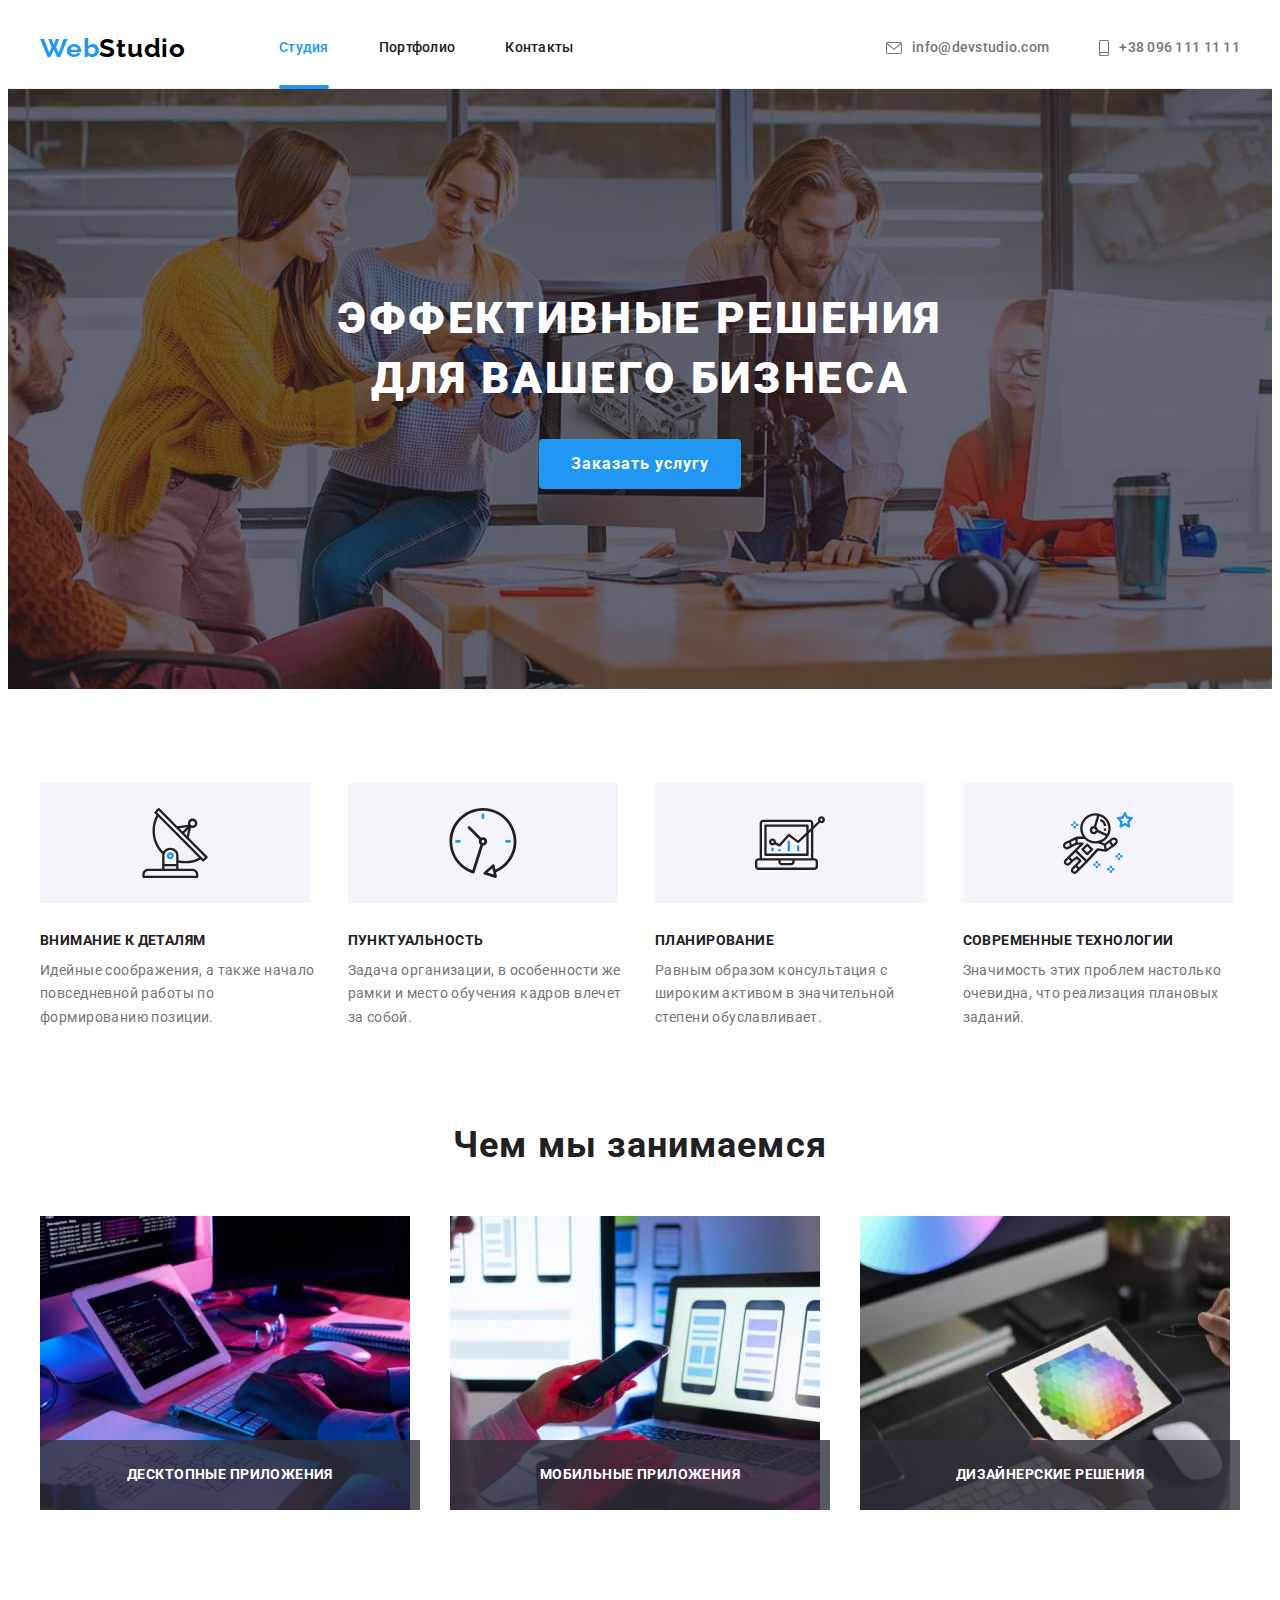
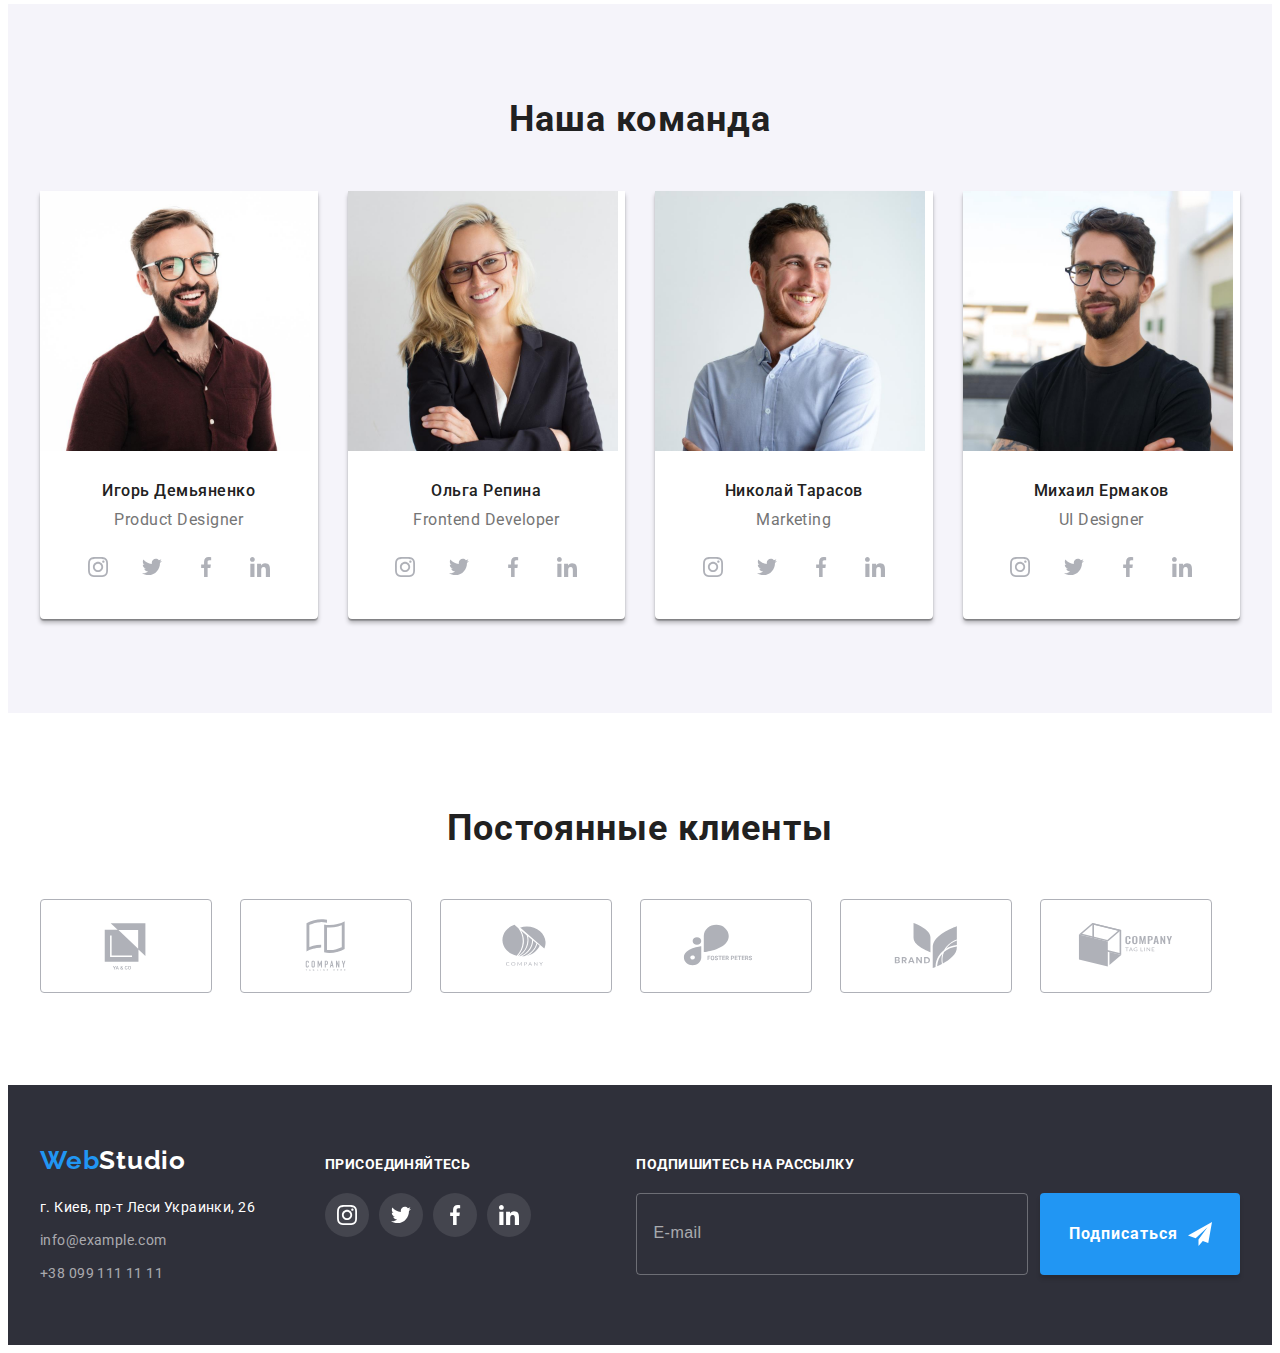
<file: index.html>
<!DOCTYPE html>
<html lang="ru">
<head>
    <meta charset="UTF-8">
    <meta http-equiv="X-UA-Compatible" content="IE=edge">
    <meta name="viewport" content="width=device-width, initial-scale=1.0">
    <title>Студия</title>
    <link rel="preconnect" href="https://fonts.googleapis.com">
    <link rel="preconnect" href="https://fonts.gstatic.com" crossorigin>
    <link href="https://fonts.googleapis.com/css2?family=Raleway:wght@700&family=Roboto:wght@400;500;700;900&display=swap"
        rel="stylesheet">
    <link rel="stylesheet" href="https://cdnjs.cloudflare.com/ajax/libs/modern-normalize/1.1.0/modern-normalize.min.css"
        integrity="sha512-wpPYUAdjBVSE4KJnH1VR1HeZfpl1ub8YT/NKx4PuQ5NmX2tKuGu6U/JRp5y+Y8XG2tV+wKQpNHVUX03MfMFn9Q=="
        crossorigin="anonymous" referrerpolicy="no-referrer" />
    <link rel="stylesheet" href="./css/main.min.css">    
</head>
<body>
    <header class="header"> 
        <div class="container header-container">
        <nav class="header-navigation">
        <a href="" class="header-logo link">Web<span class="header-logo second link">Studio</span></a>
        <ul class="header-list list">
            <li class="header-item"><a class="header-link link current" href="">Студия</a></li>
            <li class="header-item"><a class="header-link link" href="./portfolio.html">Портфолио</a></li>
            <li class="header-item"><a class="header-link link" href="">Контакты</a></li>
        </ul>
        </nav>
        <ul class="header-second-list list">
            <li class="header-second-item">
                <a class="header-contacts-link link" href="mailto:info@devstudio.com">
                    <svg class="contacts-icon" width=16 height=12>
                        <use href="./images/sprite.svg#icon-envelope"></use>
                    </svg>
                    info@devstudio.com</a>
            </li>
            <li class="header-second-item">
                <a class="header-contacts-link link" href="tel:+380961111111">
                    <svg class="contacts-icon" width=10 height=16>
                        <use href="./images/sprite.svg#icon-smartphone"></use>
                    </svg> 
                    +38 096 111 11 11</a>
            </li>
        </ul>
        </div>
    </header>
    <main>
    <section class="hero">
        <div class="container hero__container">
        <h1 class="hero__title">Эффективные решения для вашего бизнеса</h1>
        <button type="button" class="hero__btn btn" data-modal-open>Заказать услугу</button>
        </div>
    </section>
    <section class="benefits section">
        <h2 class="visually-hidden">Преимущества</h2>
        <div class="container benefits__container">
        <ul class="benefits-list list">
            <li class="benefits-list__item">
                <div class="benefits-list__thumb">
                    <svg class="benefits-list__icon"> 
                        <use href="./images/sprite.svg#icon-antenna"></use>
                    </svg>
                </div>
                <h3 class="benefits-list__title">Внимание к деталям</h3>
                <p class="benefits-list__text">Идейные соображения, а также начало повседневной работы по формированию позиции.</p>
            </li>
            <li class="benefits-list__item">
                <div class="benefits-list__thumb">
                    <svg class="benefits-list__icon">
                        <use href="./images/sprite.svg#icon-clock"></use>
                    </svg>
                </div>
                <h3 class="benefits-list__title">Пунктуальность</h3>
                <p class="benefits-list__text">Задача организации, в особенности же рамки и место обучения кадров влечет за собой.</p>
            </li>
            <li class="benefits-list__item">
                <div class="benefits-list__thumb">
                    <svg class="benefits-list__icon">
                        <use href="./images/sprite.svg#icon-diagram"></use>
                    </svg>
                </div>
                <h3 class="benefits-list__title">Планирование</h3>
                <p class="benefits-list__text">Равным образом консультация с широким активом в значительной степени обуславливает.</p>
            </li>
            <li class="benefits-list__item">
                <div class="benefits-list__thumb">
                    <svg class="benefits-list__icon">
                        <use href="./images/sprite.svg#icon-astronaut"></use>
                    </svg>
                </div>
                <h3 class="benefits-list__title">Современные технологии</h3>
                <p class="benefits-list__text">Значимость этих проблем настолько очевидна, что реализация плановых заданий.</p>
            </li>
        </ul>
        </div>
    </section>
    <section class="works section">
        <div class="container works__container">
        <h2 class="title">Чем мы занимаемся</h2>
        <ul class="works-list list">
            <li class="works-list__item"><img src="./images/box1.jpg" alt="Рабочий стол" width="370" height="294">
                <div class="works-list__wrapper">
                    <p class="works-list__title">Десктопные приложения</p>
                </div>
            </li>
            <li class="works-list__item"><img src="./images/box2.jpg" alt="Экраны телефонов" width="370" height="294">
                <div class="works-list__wrapper">
                    <p class="works-list__title">Мобильные приложения</p>
                </div>
            </li>
            <li class="works-list__item"><img src="./images/box3.jpg" alt="Экран планшета" width="370" height="294">
                <div class="works-list__wrapper">
                    <p class="works-list__title">Дизайнерские решения</p>
                </div>
            </li>
        </ul>
        </div>
    </section>
    <section class="team section">
        <div class="container team__container">
            <h2 class="title">Наша команда</h2>
            <ul class="team-list list">
                <li class="team-list__item">
                    <img src="./images/man1.jpg" alt="Игорь" width="270" height="260">
                    <div class="team-list__bottom">
                    <h3 class="team-list__title">Игорь Демьяненко</h3>
                    <p class="team-list__text" lang="en">Product Designer</p>
                    <ul class="team-list__item-list social-list list">
                        <li class="social-list__item">
                            <a href="" class="social-list__link" >
                                <svg class="social-list__icon">
                                    <use href="./images/sprite.svg#icon-instagram"></use>
                                </svg>
                            </a>
                        </li>
                        <li class="social-list__item">
                            <a href="" class="social-list__link">
                                <svg class="social-list__icon">
                                <use href="./images/sprite.svg#icon-twitter"></use>
                            </svg>
                        </a>
                        </li>
                        <li class="social-list__item">
                            <a href="" class="social-list__link">
                                <svg class="social-list__icon">
                                <use href="./images/sprite.svg#icon-facebook"></use>
                            </svg>
                        </a>
                        </li>
                        <li class="social-list__item">
                            <a href="" class="social-list__link">
                                <svg class="social-list__icon">
                                <use href="./images/sprite.svg#icon-linkedin"></use>
                            </svg>
                        </a>
                        </li>
                    </ul>
                    </div>
                    
                </li>
                <li class="team-list__item">
                    <img src="./images/man2.jpg" alt="Ольа" width="270" height="260">
                    <div class="team-list__bottom">
                    <h3 class="team-list__title">Ольга Репина</h3>
                    <p class="team-list__text" lang="en">Frontend Developer</p>
                    <ul class="team-social-list social-list list">
                        <li class="social-list__item">
                            <a href="" class="social-list__link">
                                <svg class="social-list__icon">
                                    <use href="./images/sprite.svg#icon-instagram"></use>
                                </svg>
                            </a>
                    
                        </li>
                        <li class="social-list__item">
                            <a href="" class="social-list__link">
                                <svg class="social-list__icon">
                                    <use href="./images/sprite.svg#icon-twitter"></use>
                                </svg>
                            </a>
                        </li>
                        <li class="social-list__item">
                            <a href="" class="social-list__link">
                                <svg class="social-list__icon">
                                    <use href="./images/sprite.svg#icon-facebook"></use>
                                </svg>
                            </a>
                        </li>
                        <li class="social-list__item">
                            <a href="" class="social-list__link">
                                <svg class="social-list__icon">
                                    <use href="./images/sprite.svg#icon-linkedin"></use>
                                </svg>
                            </a>
                        </li>
                    </ul>
                    </div>
                </li>
                <li class="team-list__item">
                    <img src="./images/man3.jpg" alt="Николай" width="270" height="260">
                    <div class="team-list__bottom">
                    <h3 class="team-list__title">Николай Тарасов</h3>
                    <p class="team-list__text" lang="en">Marketing</p>
                    <ul class="team-social-list social-list list">
                        <li class="social-list__item">
                            <a href="" class="social-list__link">
                                <svg class="social-list__icon">
                                    <use href="./images/sprite.svg#icon-instagram"></use>
                                </svg>
                            </a>
                    
                        </li>
                        <li class="social-list__item">
                            <a href="" class="social-list__link">
                                <svg class="social-list__icon">
                                    <use href="./images/sprite.svg#icon-twitter"></use>
                                </svg>
                            </a>
                        </li>
                        <li class="social-list__item">
                            <a href="" class="social-list__link">
                                <svg class="social-list__icon">
                                    <use href="./images/sprite.svg#icon-facebook"></use>
                                </svg>
                            </a>
                        </li>
                        <li class="social-list__item">
                            <a href="" class="social-list__link">
                                <svg class="social-list__icon">
                                    <use href="./images/sprite.svg#icon-linkedin"></use>
                                </svg>
                            </a>
                        </li>
                    </ul>
                    </div>
                </li>
                <li class="team-list__item">
                    <img src="./images/man4.jpg" alt="Михаил" width="270" height="260">
                    <div class="team-list__bottom">
                    <h3 class="team-list__title">Михаил Ермаков</h3>
                    <p class="team-list__text" lang="en">UI Designer</p>
                    <ul class="team-social-list social-list list">
                        <li class="social-list__item">
                            <a href="" class="social-list__link">
                                <svg class="social-list__icon">
                                    <use href="./images/sprite.svg#icon-instagram"></use>
                                </svg>
                            </a>
                    
                        </li>
                        <li class="social-list__item">
                            <a href="" class="social-list__link">
                                <svg class="social-list__icon">
                                    <use href="./images/sprite.svg#icon-twitter"></use>
                                </svg>
                            </a>
                        </li>
                        <li class="social-list__item">
                            <a href="" class="social-list__link">
                                <svg class="social-list__icon">
                                    <use href="./images/sprite.svg#icon-facebook"></use>
                                </svg>
                            </a>
                        </li>
                        <li class="social-list__item">
                            <a href="" class="social-list__link">
                                <svg class="social-list__icon">
                                    <use href="./images/sprite.svg#icon-linkedin"></use>
                                </svg>
                            </a>
                        </li>
                    </ul>
                    </div>
                </li>
            </ul>
        </div>
        </section>
    <section class="clients section">
            <div class="container clients__container">
                <h2 class="title">Постоянные клиенты</h2>
                <ul class="clients-list list">
                    <li class="clients-list__item">
                        <a href="" class="clients-list__link">
                        <svg class="clients-list__icon">
                            <use href="./images/sprite.svg#icon-Logo"></use>
                        </svg>   
                        </a>
                    </li>
                    <li class="clients-list__item">
                        <a href="" class="clients-list__link">
                            <svg class="clients-list__icon">
                                <use href="./images/sprite.svg#icon-Logo-1"></use>
                            </svg>
                        </a>
                    </li>
                    <li class="clients-list__item">
                        <a href="" class="clients-list__link">
                            <svg class="clients-list__icon">
                                <use href="./images/sprite.svg#icon-Logo-2"></use>
                            </svg>
                        </a>
                    </li>
                    <li class="clients-list__item">
                        <a href="" class="clients-list__link">
                            <svg class="clients-list__icon">
                                <use href="./images/sprite.svg#icon-Logo-3"></use>
                            </svg>
                        </a>
                    </li>
                    <li class="clients-list__item">
                        <a href="" class="clients-list__link">
                            <svg class="clients-list__icon">
                                <use href="./images/sprite.svg#icon-Logo-4"></use>
                            </svg>
                        </a>
                    </li>
                    <li class="clients-list__item">
                        <a href="" class="clients-list__link">
                            <svg class="clients-list__icon">
                                <use href="./images/sprite.svg#icon-Logo-5"></use>
                            </svg>
                        </a>
                    </li>
                </ul>
            </div>
    </section>
    </main>
    <footer class="footer">
        <div class="container footer-container">
            <div class="footer-contacts">
        <a href="" class="footer-logo link">Web<span class="footer-logo second-part link">Studio</span> </a>
        <address class="footer-adress">
            <p class="footer-adress-text">г. Киев, пр-т Леси Украинки, 26</p>
            <ul class="footer-list list">
                <li>
                    <a class="footer-contacts-link link" href="mailto:info@example.com">info@example.com</a>
                </li>
                <li>    
                    <a class="footer-contacts-link link" href="tel:+380991111111">+38 099 111 11 11</a>
                </li>
            </ul>
        </address>
        </div>
        <div class="footer-right">
            <p class="footer-title">присоединяйтесь</p>
            <ul class="footer-social-list list">
                <li class="footer-social-item">
                    <a href="" class="footer-social-link">
                        <svg class="footer-social-icon">
                            <use href="./images/sprite.svg#icon-instagram"></use>
                        </svg>
                    </a>
                
                </li>
                <li class="footer-social-item">
                    <a href="" class="footer-social-link">
                        <svg class="footer-social-icon">
                            <use href="./images/sprite.svg#icon-twitter"></use>
                        </svg>
                    </a>
                </li>
                <li class="footer-social-item">
                    <a href="" class="footer-social-link">
                        <svg class="footer-social-icon">
                            <use href="./images/sprite.svg#icon-facebook"></use>
                        </svg>
                    </a>
                </li>
                <li class="footer-social-item">
                    <a href="" class="footer-social-link">
                        <svg class="footer-social-icon">
                            <use href="./images/sprite.svg#icon-linkedin"></use>
                        </svg>
                    </a>
                </li>
            </ul>
        </div>
        <form action="#" class="footer-form">
            <strong class="footer-form-title">Подпишитесь на рассылку</strong>
            <div class="footer-input-wrapper">
            <input type="email" name="footer-email"  placeholder="E-mail" class="footer-email">
            <button type="submit" class="btn footer-btn">Подписаться
                <svg class="footer-btn-icon" width="24" height="24">
                    <use href="./images/sprite.svg#icon-icon-send"></use>
                </svg>
            </button>
            </div>
        </form>
        </div>
    </footer>
    <div class="backdrop is-hidden" data-modal>
        <div class="modal">
            <button type="button" class="close-btn" data-modal-close>
                <svg class=button-icon>
                    <use href="./images/sprite.svg#icon-Vector"></use>
                </svg>
            </button>
            <p class="modal-title">Оставьте свои данные, мы вам перезвоним</p>
            <form action="#" class="modal-form">
                <div class="modal-field">
                    <label for="user-name" class="input-label">Имя</label>
                    <span class="input-wrapper">
                    <input type="text" name="user-name" id="user-name" class="modal-input">
                    <svg class="input-icon" width="18" height="18">
                        <use href="./images/sprite.svg#icon-person-black"></use>
                    </svg>
                    </span>
                </div>
                <div class="modal-field">
                    <label for="user-tel" class="input-label">Телефон</label>
                    <span class="input-wrapper">
                    <input type="tel" name="user-tel" id="user-tel" class="modal-input">
                    <svg class="input-icon" width="18" height="18">
                        <use href="./images/sprite.svg#icon-phone-black"></use>
                    </svg>
                    </span>
                </div>
                <div class="modal-field">
                    <label for="user-email" class="input-label">Почта</label>
                    <span class="input-wrapper">
                    <input type="email" name="user-email" id="user-email" class="modal-input">
                    <svg class="input-icon" width="18" height="18">
                        <use href="./images/sprite.svg#icon-email-black"></use>
                    </svg>
                    </span>
                </div>
                <div class="modal-text">
                    <label for="user-text" class="input-label">Комментарий</label>
                    <textarea name="user-text" id="user-text" class="modal-textarea" placeholder="Введите текст"></textarea>
                </div>
                <input type="checkbox" id="modal-checkbox" class="modal-checkbox visually-hidden">
                <label for="modal-checkbox" class="check-text">
                    <span >
                        <svg class="check-icon" width="11" height="8">
                            <use href="./images/sprite.svg#icon-check"></use>
                        </svg>
                    </span> 
                    Соглашаюсь с рассылкой и принимаю <a href="" class="check-link">Условия договора</a></label>
                <button type="submit" class="btn modal-btn">Отправить</button>
            </form>
        </div>
    </div>
<script src="./js/modal.js"></script>  
</body>
</html>
</file>
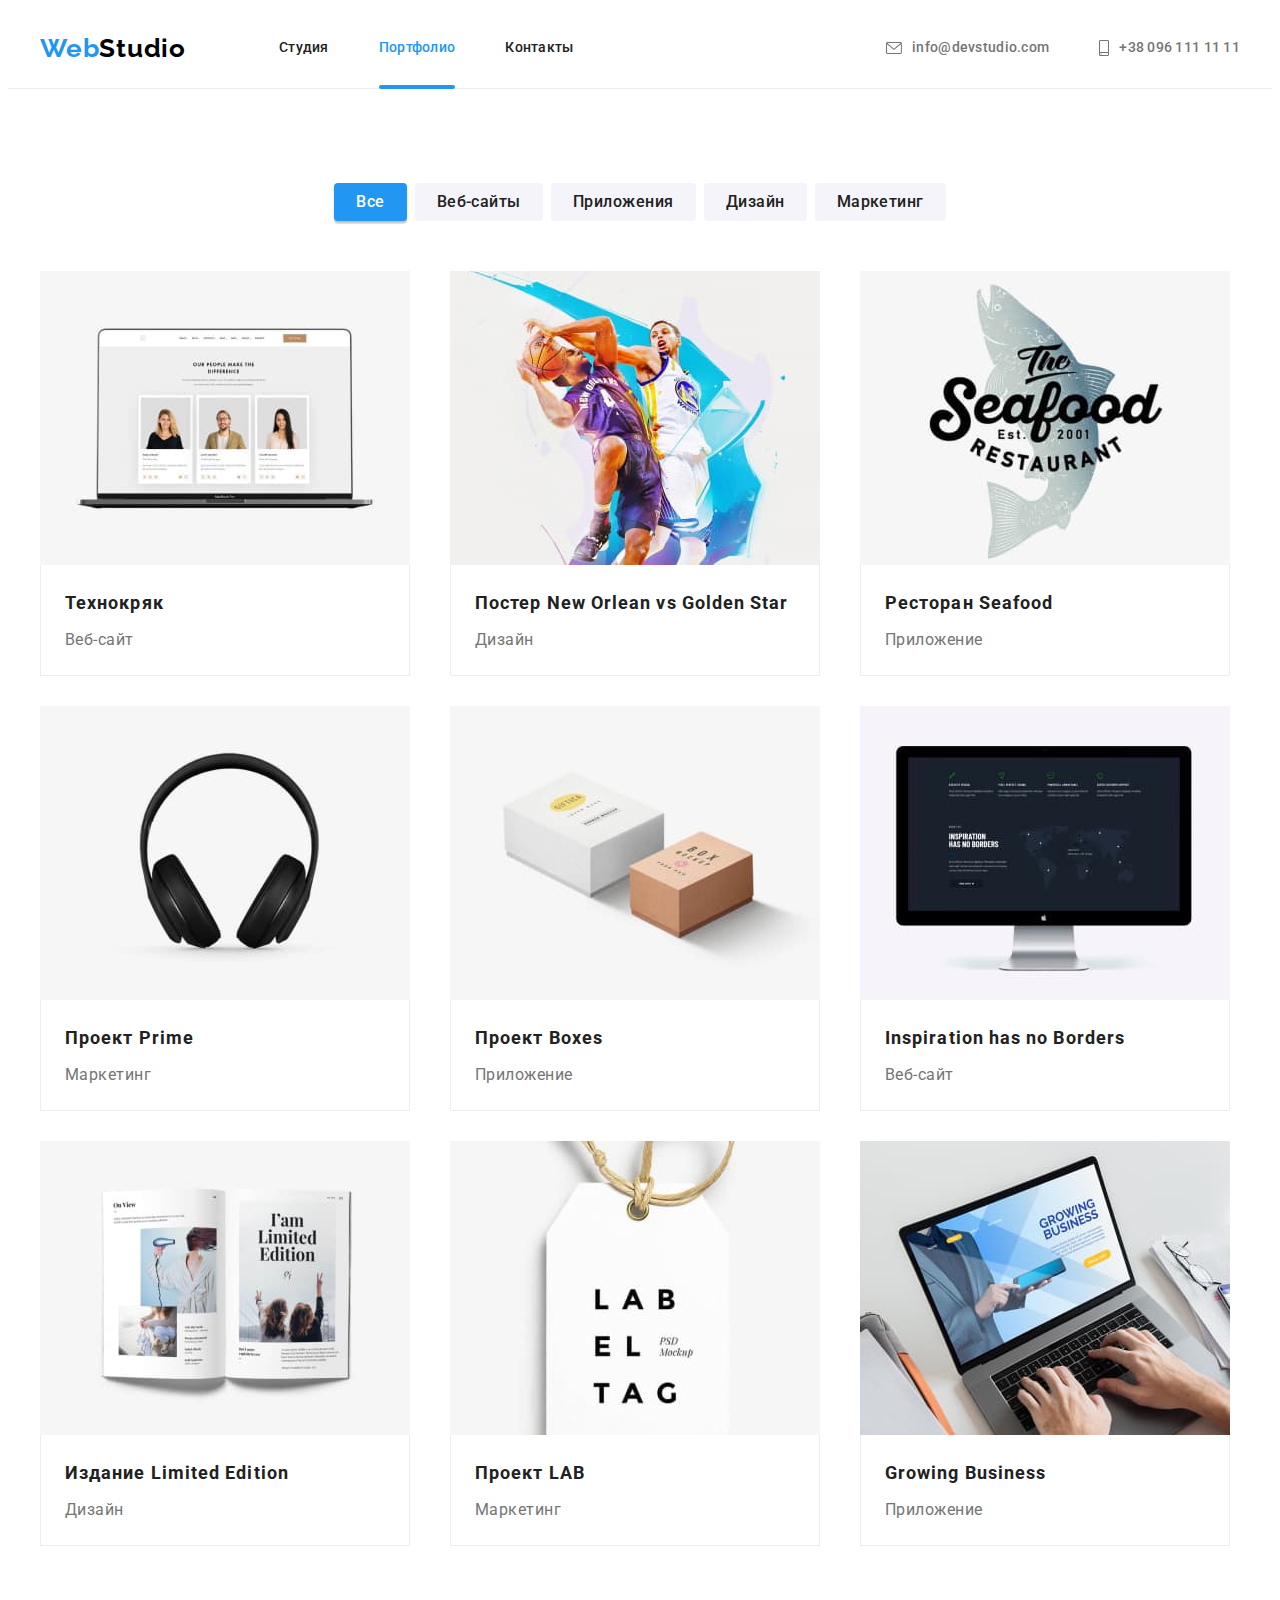
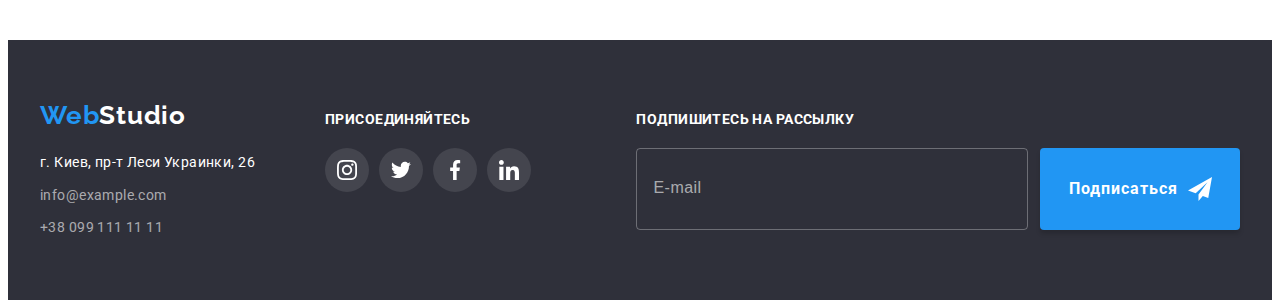
<file: portfolio.html>
<!DOCTYPE html>
<html lang="ru">
<head>
    <meta charset="UTF-8">
    <meta http-equiv="X-UA-Compatible" content="IE=edge">
    <meta name="viewport" content="width=device-width, initial-scale=1.0">
    <title>Портфолио</title>
    <link rel="preconnect" href="https://fonts.googleapis.com">
    <link rel="preconnect" href="https://fonts.gstatic.com" crossorigin>
    <link href="https://fonts.googleapis.com/css2?family=Raleway:wght@700&family=Roboto:wght@400;500;700;900&display=swap"
        rel="stylesheet">
    <link rel="stylesheet" href="https://cdnjs.cloudflare.com/ajax/libs/modern-normalize/1.1.0/modern-normalize.min.css"
        integrity="sha512-wpPYUAdjBVSE4KJnH1VR1HeZfpl1ub8YT/NKx4PuQ5NmX2tKuGu6U/JRp5y+Y8XG2tV+wKQpNHVUX03MfMFn9Q=="
        crossorigin="anonymous" referrerpolicy="no-referrer" />
    <link rel="stylesheet" href="./css/main.min.css">
</head>
<body>
    <header class="header">
        <div class="container header-container">
            <nav class="header-navigation">
                <a href="" class="header-logo link">Web<span class="header-logo second link">Studio</span></a>
            <ul class="header-list list">
                <li class="header-item"><a class="header-link link " href="./index.html">Студия</a></li>
                <li class="header-item"><a class="header-link link current" href="./portfolio.html">Портфолио</a></li>
                <li class="header-item"><a class="header-link link" href="">Контакты</a></li>
            </ul>
            </nav>
            <ul class="header-second-list list">
                <li class="header-second-item">
                    <a class="header-contacts-link link" href="mailto:info@devstudio.com">
                        <svg class="contacts-icon" width=16 height=12>
                            <use href="./images/sprite.svg#icon-envelope"></use>
                        </svg>
                        info@devstudio.com</a>
                </li>
                <li class="header-second-item">
                    <a class="header-contacts-link link" href="tel:+380961111111">
                        <svg class="contacts-icon" width=10 height=16>
                            <use href="./images/sprite.svg#icon-smartphone"></use>
                        </svg>
                        +38 096 111 11 11</a>
                </li>
            </ul>
        </div>
    </header>
    <main>
        <section class="main section">
            <div class="container main-container">
            <h1 class="visually-hidden ">Герой</h1>
            <ul class="main-list list">
                <li class="main-item"><button class="btn active-button" type="button">Все</button></li>
                <li class="main-item"><button class="btn" type="button">Веб-сайты</button></li>
                <li class="main-item"><button class="btn" type="button">Приложения</button></li>
                <li class="main-item"><button class="btn" type="button">Дизайн</button></li>
                <li class="main-item"><button class="btn" type="button">Маркетинг</button></li>
            </ul>
            <ul class="main-list-secondary list">
                <li class="main-item-secondary">
                <a href="" class="link main-link">
                    <div class="main-top-wrapper">
                    <img src="./images/port1.jpg" alt="Технокряк" width="370" height="294">
                    <p class="main-top-text">Технокряк это современная площадка распространения коронавируса. Компании используют эту платформу для цифрового
                    шпионажа и атак на защищённые сервера конкурентов.</p>
                    </div>
                <div class="main-item-bottom">
                    <h2 class="main-title-secondary">Технокряк</h2>
                    <p class="main-text">Веб-сайт</p>
                </div>
                </a>
                </li>
                <li class="main-item-secondary">
                <a href="" class="link main-link">
                    <div class="main-top-wrapper">
                    <img src="./images/port2.jpg" alt="Постер" width="370" height="294">
                    <p class="main-top-text">Технокряк это современная площадка распространения коронавируса. Компании используют эту
                        платформу для цифрового
                        шпионажа и атак на защищённые сервера конкурентов.</p>
                    </div>
                <div class="main-item-bottom">
                    <h2 class="main-title-secondary">Постер <span lang="en">New Orlean vs Golden Star</span></h2>
                    <p class="main-text">Дизайн</p>
                </div>
                </a>
                </li>
                <li class="main-item-secondary">
                <a href="" class="link main-link"> 
                    <div class="main-top-wrapper">
                    <img src="./images/port3.jpg" alt="Эмблема ресторана" width="370" height="294">
                    <p class="main-top-text">Технокряк это современная площадка распространения коронавируса. Компании используют эту
                        платформу для цифрового
                        шпионажа и атак на защищённые сервера конкурентов.</p>
                    </div>
                <div class="main-item-bottom">
                    <h2 class="main-title-secondary">Ресторан <span lang="en">Seafood</span></h2>
                    <p class="main-text">Приложение</p>
                </div>
                </a>
                </li>
                <li class="main-item-secondary">
                <a href="" class="link main-link">
                    <div class="main-top-wrapper">
                    <img src="./images/port4.jpg" alt="Наушники" width="370" height="294">
                    <p class="main-top-text">Технокряк это современная площадка распространения коронавируса. Компании используют эту
                        платформу для цифрового
                        шпионажа и атак на защищённые сервера конкурентов.</p>
                    </div>   
                <div class="main-item-bottom">
                    <h2 class="main-title-secondary">Проект <span lang="en">Prime</span></h2>
                    <p class="main-text">Маркетинг</p>
                </div>
                </a>
                </li>
                <li class="main-item-secondary">
                <a href="" class="link main-link">
                    <div class="main-top-wrapper">
                    <img src="./images/port5.jpg" alt="Коробки" width="370" height="294">
                    <p class="main-top-text">Технокряк это современная площадка распространения коронавируса. Компании используют эту
                        платформу для цифрового
                        шпионажа и атак на защищённые сервера конкурентов.</p>
                    </div>
                <div class="main-item-bottom">
                    <h2 class="main-title-secondary">Проект <span>Boxes</span></h2>
                    <p class="main-text">Приложение</p>
                </div>
                </a>
                </li>
                <li class="main-item-secondary">
                <a href="" class="link main-link">
                    <div class="main-top-wrapper">
                    <img src="./images/port6.jpg" alt="Экран" width="370" height="294">
                    <p class="main-top-text">Технокряк это современная площадка распространения коронавируса. Компании используют эту
                        платформу для цифрового
                        шпионажа и атак на защищённые сервера конкурентов.</p>
                    </div>    
                <div class="main-item-bottom">
                    <h2 class="main-title-secondary" lang="en">Inspiration has no Borders</h2>
                    <p class="main-text">Веб-сайт</p>
                </div>
                </a>
                </li>
                <li class="main-item-secondary">
                <a href="" class="link main-link">
                    <div class="main-top-wrapper">
                    <img src="./images/port7.jpg" alt="Журнал" width="370" height="294">
                    <p class="main-top-text">Технокряк это современная площадка распространения коронавируса. Компании используют эту
                        платформу для цифрового
                        шпионажа и атак на защищённые сервера конкурентов.</p>
                    </div>   
                <div class="main-item-bottom">
                    <h2 class="main-title-secondary">Издание <span lang="en">Limited Edition</span></h2>
                    <p class="main-text">Дизайн</p>
                </div>
                </a>
                </li>
                <li class="main-item-secondary">
                <a href="" class="link main-link">
                    <div class="main-top-wrapper">
                    <img src="./images/port8.jpg" alt="Брелок" width="370" height="294">
                    <p class="main-top-text">Технокряк это современная площадка распространения коронавируса. Компании используют эту
                        платформу для цифрового
                        шпионажа и атак на защищённые сервера конкурентов.</p>
                    </div>    
                <div class="main-item-bottom">
                    <h2 class="main-title-secondary">Проект <span lang="en">LAB</span></h2>
                    <p class="main-text">Маркетинг</p>
                </div>
                </a>
                </li>
                <li class="main-item-secondary">
                <a href="" class="link main-link">
                    <div class="main-top-wrapper">
                    <img src="./images/port9.jpg" alt="Ноутбук" width="370" height="294">
                    <p class="main-top-text">Технокряк это современная площадка распространения коронавируса. Компании используют эту
                        платформу для цифрового
                        шпионажа и атак на защищённые сервера конкурентов.</p>
                    </div>
                <div class="main-item-bottom">
                    <h2 class="main-title-secondary" lang="en">Growing Business</h2>
                    <p class="main-text">Приложение</p>
                </div>
                </a>
                </li>
            </ul>
            </div>
        </section>
    </main>
    <footer class="footer">
        <div class="container footer-container">
            <div class="footer-contacts">
                <a href="" class="footer-logo link">Web<span class="footer-logo second-part link">Studio</span> </a>
                <address class="footer-adress">
                    <p class="footer-adress-text">г. Киев, пр-т Леси Украинки, 26</p>
                    <ul class="footer-list list">
                        <li>
                            <a class="footer-contacts-link link" href="mailto:info@example.com">info@example.com</a>
                        </li>
                        <li>
                            <a class="footer-contacts-link link" href="tel:+380991111111">+38 099 111 11 11</a>
                        </li>
                    </ul>
                </address>
            </div>
            <div class="footer-right">
                <p class="footer-title">присоединяйтесь</p>
                <ul class="footer-social-list list">
                    <li class="footer-social-item">
                        <a href="" class="footer-social-link">
                            <svg class="footer-social-icon">
                                <use href="./images/sprite.svg#icon-instagram"></use>
                            </svg>
                        </a>
                    </li>
                    <li class="footer-social-item">
                        <a href="" class="footer-social-link">
                            <svg class="footer-social-icon">
                                <use href="./images/sprite.svg#icon-twitter"></use>
                            </svg>
                        </a>
                    </li>
                    <li class="footer-social-item">
                        <a href="" class="footer-social-link">
                            <svg class="footer-social-icon">
                                <use href="./images/sprite.svg#icon-facebook"></use>
                            </svg>
                        </a>
                    </li>
                    <li class="footer-social-item">
                        <a href="" class="footer-social-link">
                            <svg class="footer-social-icon">
                                <use href="./images/sprite.svg#icon-linkedin"></use>
                            </svg>
                        </a>
                    </li>
                </ul>
            </div>
            <form action="#" class="footer-form">
                <strong class="footer-form-title">Подпишитесь на рассылку</strong>
                <div class="footer-input-wrapper">
                    <input type="email" name="footer-email" placeholder="E-mail" class="footer-email">
                    <button type="submit" class="btn footer-btn">Подписаться
                        <svg class="footer-btn-icon" width="24" height="24">
                            <use href="./images/sprite.svg#icon-icon-send"></use>
                        </svg>
                    </button>
                </div>
            </form>
        </div>
    </footer>
</body>
</html>
</file>
<file: css/main.min.css>
:root{--primary-title-color: #ffffff;--secondary-title-color: #212121;--primary-text-color: #757575;--accent-color: #2196f3;--primary-background-color: #ffffff;--secondary-background-color: #2f303a;--third-background-color: #e5e5e5;--backgrond-item-color: #ffffff;--btn-background-color: #f5f4fa;--contacts-color: rgba(255, 255, 255, 0.6);--logo-color: #000000;--transition-duration: 250ms;--transition-timing-function: cubic-bezier(0.4, 0, 0.2, 1)}p,h1,h2,h3,h4,h5,h6{margin:0}ul{margin:0;padding-left:0}img{display:block;max-width:100%;height:auto}body{font-family:'Roboto', sans-serif;color:var(--primary-text-color);background-color:var(--primary-background-color)}.section{padding:94px 0px}.link{text-decoration:none}.list{list-style:none}.visually-hidden{position:absolute;width:1px;height:1px;margin:-1px;padding:0;overflow:hidden;border:0;clip:rect(0 0 0 0)}.container{width:1200px;margin:0 auto;padding-left:15px;padding-right:15px}.btn{font-family:inherit;font-weight:500;font-size:16px;line-height:1.62;text-align:center;letter-spacing:0.03em;color:var(--secondary-title-color);background-color:var(--btn-background-color);cursor:pointer;border:none;border-radius:4px;padding:6px 22px;display:inline-block;transition:color var(--transition-duration) var(--transition-timing-function),background-color var(--transition-duration) var(--transition-timing-function),box-shadow var(--transition-duration) var(--transition-timing-function)}.btn:hover,.btn:focus{color:var(--primary-title-color);background-color:var(--accent-color);box-shadow:0px 3px 1px rgba(0,0,0,0.1),0px 1px 2px rgba(0,0,0,0.08),0px 2px 2px rgba(0,0,0,0.12)}.title{font-weight:700;font-size:36px;line-height:1.17;text-align:center;letter-spacing:0.03em;color:var(--secondary-title-color);margin-bottom:50px}.header{border-bottom:1px solid #ececec}.header-container{display:flex;align-items:center}.header-navigation{display:flex;align-items:center}.header-list{display:flex;align-items:center}.header-item:not(:last-child){margin-right:50px}.header-second-list{display:flex;align-items:center;margin-left:auto}.header-second-item:not(:last-child){margin-right:50px}.header-link{position:relative;font-weight:500;font-size:14px;line-height:1.14;letter-spacing:0.02em;color:var(--secondary-title-color);padding:32px 0;display:block;transition:color var(--transition-duration) var(--transition-timing-function)}.header-link:hover,.header-link:focus{color:var(--accent-color)}.header-link.current{color:var(--accent-color)}.header-logo{font-family:Raleway, sans-serif;font-weight:700;font-size:26px;line-height:1.19;letter-spacing:0.03em;color:var(--accent-color);margin-right:93px}.header-logo.second{color:var(--logo-color);margin-right:0}.header-contacts-link{font-weight:500;font-size:14px;line-height:1.14;letter-spacing:0.02em;color:var(--primary-text-color);display:block;padding:32px 0;display:flex;align-items:center;transition:color var(--transition-duration) var(--transition-timing-function)}.header-contacts-link:hover,.header-contacts-link:focus{color:var(--accent-color)}.contacts-icon{margin-right:10px;fill:var(--primary-text-color);align-items:center;justify-content:center;transition:fill var(--transition-duration) var(--transition-timing-function)}.header-contacts-link:hover .contacts-icon,.header-contacts-link:focus .contacts-icon{fill:var(--accent-color)}.current::after{content:'';position:absolute;width:100%;height:4px;border-radius:2px;background-color:var(--accent-color);display:block;bottom:-1px}.hero__title{font-weight:900;font-size:44px;line-height:1.36;text-align:center;letter-spacing:0.06em;text-transform:uppercase;color:var(--primary-title-color);max-width:696px;margin:0 auto 30px}.hero{max-width:1600px;background-image:linear-gradient(rgba(47,48,58,0.4), rgba(47,48,58,0.4)),url(../images/background.jpg);background-repeat:no-repeat;background-position:center;background-size:cover;padding:200px 0px;text-align:center;margin:0 auto}.hero__btn{font-family:inherit;font-weight:700;font-size:16px;line-height:1.87;align-items:center;text-align:center;letter-spacing:0.06em;display:inline-block;padding:10px 32px;color:var(--primary-title-color);background-color:var(--accent-color)}.benefits{padding-bottom:47px}.benefits-list{display:flex;margin:-15px}.benefits-list__item{flex-basis:calc(100% / 4 - 30px);margin:15px}.benefits-list__thumb{width:270px;height:120px;display:flex;justify-content:center;align-items:center;background-color:var(--btn-background-color);margin-bottom:30px}.benefits-list__icon{width:70px;height:70px}.benefits-list__title{font-weight:700;font-size:14px;line-height:1.14;letter-spacing:0.03em;text-transform:uppercase;color:var(--secondary-title-color);margin-bottom:10px}.benefits-list__text{font-size:14px;line-height:1.71;letter-spacing:0.03em}.works{padding-top:47px}.works-list{display:flex;margin-right:-30px}.works-list__item{position:relative;flex-basis:calc(100% / 3 - 30px);margin-right:30px}.works-list__wrapper{position:absolute;left:0;bottom:0;width:100%;height:70px;background-color:rgba(47,48,58,0.8);display:flex;justify-content:center;align-items:center}.works-list__title{font-weight:bold;font-size:14px;line-height:1.14;text-align:center;letter-spacing:0.03em;text-transform:uppercase;color:var(--primary-title-color)}.team{background-color:var(--btn-background-color)}.team-list{display:flex;margin-right:-30px}.team-list__item{flex-basis:calc(100% / 4 - 30px);margin-right:30px;background-color:var(--backgrond-item-color);box-shadow:0px 4px 4px rgba(0,0,0,0.25),0px 1px 1px rgba(0,0,0,0.14),0px 2px 1px rgba(0,0,0,0.2);border-radius:0px 0px 4px 4px}.team-list__bottom{padding:30px 32px}.team-list__title{font-weight:500;font-size:16px;line-height:1.19;text-align:center;letter-spacing:0.03em;color:var(--secondary-title-color);margin-bottom:10px}.team-list__text{font-size:16px;line-height:1.19;text-align:center;letter-spacing:0.03em;margin-bottom:16px}.social-list{display:flex;justify-content:center}.social-list__item{width:44px;height:44px}.social-list__item+.social-list__item{margin-left:10px}.social-list__link{width:100%;height:100%;border-radius:50%;display:flex;align-items:center;justify-content:center;transition:background-color var(--transition-duration) var(--transition-timing-function)}.social-list__link:hover,.social-list__link:focus{background-color:var(--accent-color)}.social-list__icon{width:20px;height:20px;fill:#afb1b8;transition:fill var(--transition-timing-function) var(--transition-timing-function)}.social-list__link:hover .social-list__icon,.social-list__link:focus .social-list__icon{fill:var(--primary-title-color)}.clients-list{display:flex}.clients-list__item{width:170px;height:92px}.clients-list__item+.clients-list__item{margin-left:30px}.clients-list__link{width:100%;height:100%;border:1px solid #afb1b8;border-radius:4px;display:flex;align-items:center;justify-content:center;transition:border var(--transition-duration) var(--transition-timing-function)}.clients-list__link:hover,.clients-list__link:focus{border:1px solid var(--accent-color)}.clients-list__icon{width:106px;height:60px;fill:#afb1b8;transition:fill var(--transition-duration) var(--transition-timing-function)}.clients-list__link:hover .clients-list__icon,.clients-list__link:focus .clients-list__icon{fill:var(--accent-color)}.footer{padding-top:60px;padding-bottom:60px;background-color:var(--secondary-background-color)}.footer-container{display:flex;align-items:baseline}.footer-logo{font-family:Raleway;font-weight:700;font-size:26px;line-height:1.19;letter-spacing:0.03em;color:var(--accent-color)}.footer-logo.second-part{color:var(--primary-title-color)}.footer-adress{margin-top:20px}.footer-adress-text{font-style:normal;font-size:14px;line-height:1.71;letter-spacing:0.03em;color:var(--primary-title-color)}.footer-contacts-link{font-style:normal;font-size:14px;line-height:1.71;letter-spacing:0.03em;color:var(--contacts-color);display:block;margin-top:9px;transition:color var(--transition-duration) var(--transition-timing-function)}.footer-contacts-link:hover,.footer-contacts-link:focus{color:var(--accent-color)}.footer-right{margin-left:70px}.footer-title{font-style:normal;font-size:14px;font-weight:bold;line-height:1.14;letter-spacing:0.03em;text-transform:uppercase;color:var(--primary-title-color);margin-bottom:20px}.footer-social-list{display:flex}.footer-social-item{width:44px;height:44px}.footer-social-item+.footer-social-item{margin-left:10px}.footer-social-link{width:100%;height:100%;border-radius:50%;display:flex;align-items:center;justify-content:center;background-color:rgba(255,255,255,0.1);transition:background-color var(--transition-duration) var(--transition-timing-function)}.footer-social-link:hover,.footer-social-link:focus{background-color:var(--accent-color)}.footer-social-icon{width:20px;height:20px;fill:var(--backgrond-item-color)}.footer-form{margin-left:auto}.footer-form-title{font-weight:bold;font-size:14px;line-height:1.14;letter-spacing:0.03em;text-transform:uppercase;color:var(--primary-title-color);margin-bottom:20px;display:block}.footer-input-wrapper{display:flex}.footer-email{display:block;width:358px;height:50px;padding:15px 16px;outline:none;background-color:transparent;border:1px solid rgba(255,255,255,0.3);border-radius:4px;margin-right:12px;color:var(--primary-title-color);transition:border-color var(--transition-duration) var(--transition-timing-function)}.footer-email:focus{border-color:var(--accent-color)}.footer-email::placeholder{font-weight:normal;font-size:16px;line-height:1.25;letter-spacing:0.03em;color:rgba(255,255,255,0.6)}.footer-email:not(:placeholder-shown){color:var(--primary-title-color)}.footer-btn{font-weight:bold;font-size:16px;line-height:1.87;letter-spacing:0.06em;color:var(--primary-title-color);background:var(--accent-color);box-shadow:0px 4px 4px rgba(0,0,0,0.15);display:inline-flex;align-items:center;justify-content:center;padding:10px 28px 10px 29px}.footer-btn-icon{margin-left:10px}.active-button{color:var(--primary-title-color);background-color:var(--accent-color);box-shadow:0px 3px 1px rgba(0,0,0,0.1),0px 1px 2px rgba(0,0,0,0.08),0px 2px 2px rgba(0,0,0,0.12)}.main-list{display:flex;justify-content:center;margin-bottom:50px}.main-item:not(:last-child){margin-right:8px}.main-list-secondary{display:flex;flex-wrap:wrap;margin-right:-30px;margin-bottom:-30px}.main-item-secondary{flex-basis:calc(100% / 3 - 30px);margin-right:30px;margin-bottom:30px}.main-link{display:inline-block;transition:box-shadow var(--transition-duration) var(--transition-timing-function)}.main-link:hover,.main-link:focus{box-shadow:0px 1px 1px rgba(0,0,0,0.12),0px 4px 4px rgba(0,0,0,0.06),1px 4px 6px rgba(0,0,0,0.16)}.main-top-wrapper{position:relative;overflow:hidden}.main-top-text{position:absolute;top:0;font-weight:400;font-size:18px;line-height:1.56;letter-spacing:0.03em;color:var(--backgrond-item-color);padding:63px 24px;background-color:rgba(33,150,243,0.9);height:100%;transform:translateY(101%);transition:transform var(--transition-duration) var(--transition-timing-function)}.main-link:hover .main-top-text,.main-link:focus .main-top-text{transform:translateY(0)}.main-item-bottom{padding:20px 24px;border:1px solid #eeeeee;border-top:none}.main-btn.btn{color:var(--primary-title-color);background-color:var(--accent-color)}.main-title-secondary{font-weight:700;font-size:18px;line-height:2;letter-spacing:0.06em;color:var(--secondary-title-color);margin-bottom:4px}.main-text{font-size:16px;line-height:1.87;letter-spacing:0.03em;color:var(--primary-text-color)}.backdrop{position:fixed;width:100vw;height:100vh;background-color:rgba(0,0,0,0.2);top:0;display:flex;align-items:center;justify-content:center;opacity:1;transition:opacity var(--transition-duration) var(--transition-timing-function),visibility var(--transition-duration) var(--transition-timing-function)}.backdrop.is-hidden{opacity:0;visibility:hidden;pointer-events:none}.modal{position:relative;width:528px;height:581px;background-color:var(--backgrond-item-color);box-shadow:0px 1px 3px rgba(0,0,0,0.12),0px 1px 1px rgba(0,0,0,0.14),0px 2px 1px rgba(0,0,0,0.2);border-radius:4px;padding:40px}.close-btn{position:absolute;top:8px;right:8px;background-color:transparent;border-radius:50%;width:30px;height:30px;border:1px solid #0000001a;display:flex;align-items:center;justify-content:center;cursor:pointer}.close-btn:focus .button-icon,.close-btn:hover .button-icon{fill:var(--accent-color)}.button-icon{width:11px;height:11px;transition:fill var(--transition-duration) var(--transition-timing-function)}.modal-title{font-weight:bold;font-size:20px;line-height:1.15;text-align:center;letter-spacing:0.03em;color:var(--secondary-title-color);margin-bottom:12px}.modal-field{margin-bottom:10px}.input-label{font-weight:normal;font-size:12px;line-height:1.17;letter-spacing:0.01em;display:block;margin-bottom:4px}.input-wrapper{position:relative;display:block}.modal-input{width:100%;height:40px;border:1px solid rgba(33,33,33,0.2);border-radius:4px;padding-left:42px;padding-right:10px;outline:none;transition:border-color var(--transition-duration) var(--transition-timing-function)}.modal-input:focus,.modal-input:hover{border-color:var(--accent-color)}.input-icon{position:absolute;left:10px;top:50%;transform:translateY(-50%);transition:fill var(--transition-duration) var(--transition-timing-function)}.modal-input:focus+.input-icon,.modal-input:hover+.input-icon{fill:var(--accent-color)}.modal-text{margin-bottom:20px}.modal-textarea{width:100%;height:120px;border:1px solid rgba(33,33,33,0.2);border-radius:4px;resize:none;padding:16px 12px;outline:none;transition:border-color var(--transition-duration) var(--transition-timing-function)}.modal-textarea:focus,.modal-textarea:hover{border-color:var(--accent-color)}.check-text{font-weight:normal;font-size:14px;line-height:1.71;letter-spacing:0.03em;display:flex;align-items:center;justify-content:center;margin-bottom:30px}.check-text span{width:16px;height:15px;border:2px solid var(--secondary-title-color);border-radius:2px;margin-right:8px;display:flex;align-items:center;justify-content:center;cursor:pointer;transition:border-color var(--transition-duration) var(--transition-timing-function)}.modal-checkbox:hover+.check-text span,.modal-checkbox:focus+.check-text span{border-color:var(--accent-color)}.modal-checkbox:checked+.check-text span{background-color:var(--accent-color);border:none}.check-link{font-weight:normal;font-size:14px;line-height:1.71;letter-spacing:0.03em;text-decoration-line:underline;color:var(--accent-color);margin-left:5px}.modal-btn{display:block;margin:0 auto;padding:10px 55px 10px 56px;background:var(--accent-color);box-shadow:0px 4px 4px rgba(0,0,0,0.15);font-weight:bold;line-height:1.88;letter-spacing:0.06em;color:var(--primary-title-color);transition:background-color var(--transition-duration) var(--transition-timing-function)}.modal-btn:hover,.modal-btn:focus{background-color:#188ce8}
/*# sourceMappingURL=main.min.css.map */
</file>
